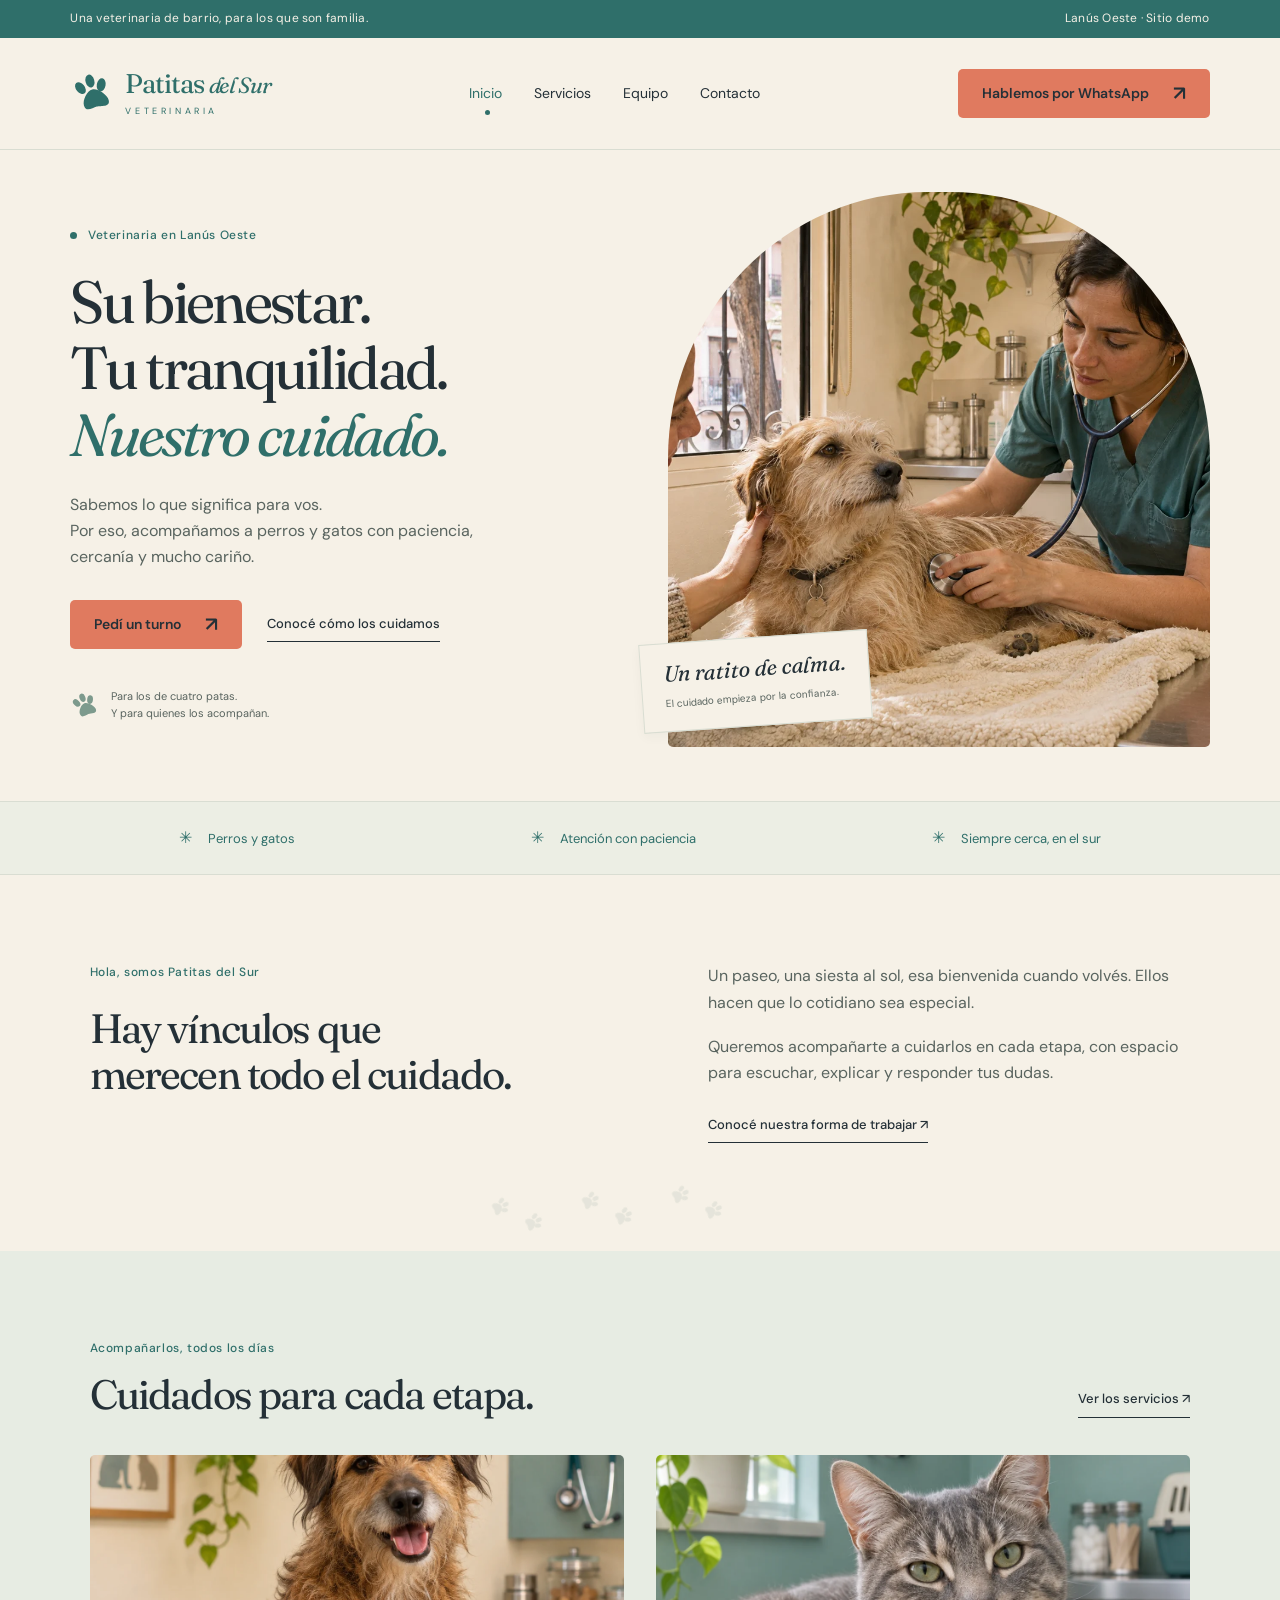
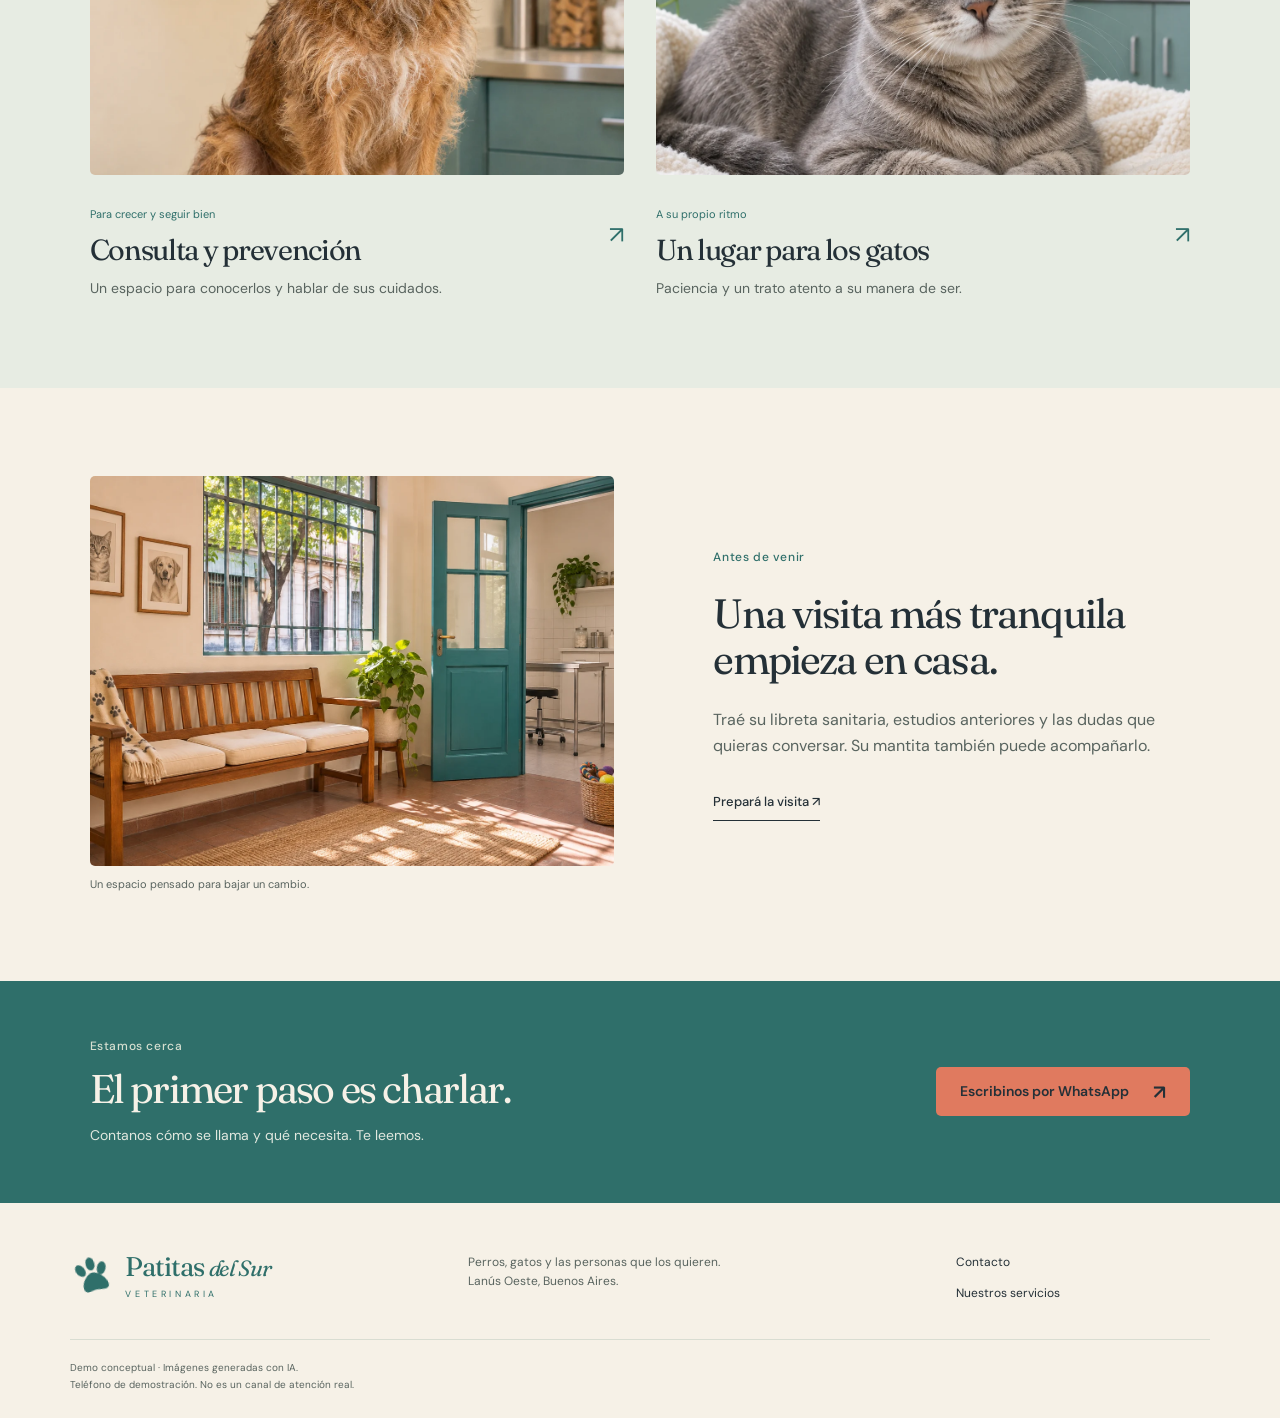
<file: index.html>
<!doctype html><html lang="es-AR"><head><meta charset="utf-8"><meta name="viewport" content="width=device-width, initial-scale=1"><meta name="robots" content="noindex, nofollow"><title>Veterinaria en Lanús Oeste · Patitas del Sur</title><meta name="description" content="Patitas del Sur, una propuesta de veterinaria cercana para perros y gatos en Lanús Oeste. Sitio de demostración."><meta property="og:title" content="Patitas del Sur · Veterinaria en Lanús Oeste"><meta property="og:description" content="Cuidamos a los que son familia. Demo de veterinaria en Lanús Oeste."><meta property="og:type" content="website"><link rel="icon" href="assets/favicon.svg" type="image/svg+xml"><link rel="preconnect" href="https://fonts.googleapis.com"><link rel="preconnect" href="https://fonts.gstatic.com" crossorigin><link href="https://fonts.googleapis.com/css2?family=DM+Sans:wght@400;500;600;700&family=Fraunces:ital,wght@0,400;0,500;0,600;1,400&display=swap" rel="stylesheet"><link rel="stylesheet" href="styles.css"><script src="script.js" defer></script></head><body><a class="skip" href="#contenido">Saltar al contenido</a><div class="topline">Una veterinaria de barrio, para los que son familia. <span>Lanús Oeste · Sitio demo</span></div><header><a class="brand" href="index.html"><svg viewBox="0 0 40 40" aria-hidden="true"><ellipse cx="11" cy="13" rx="4" ry="6" transform="rotate(-25 11 13)"/><ellipse cx="21" cy="9" rx="4" ry="6"/><ellipse cx="30" cy="15" rx="4" ry="6" transform="rotate(25 30 15)"/><path d="M10 29c0-5 6-12 11-12s12 8 12 13c0 7-8 3-12 3S10 36 10 29Z"/></svg><span>Patitas <i>del Sur</i><small>VETERINARIA</small></span></a><button class="menu" aria-expanded="false" aria-controls="nav">Menú <span>＋</span></button><nav id="nav" aria-label="Navegación principal"><a href="index.html" aria-current="page">Inicio</a><a href="servicios.html" >Servicios</a><a href="equipo.html" >Equipo</a><a href="contacto.html" >Contacto</a></nav><a class="button header-cta" href="https://wa.me/541155550707?text=Hola%2C%20quiero%20consultar%20por%20un%20turno." target="_blank" rel="noopener">Hablemos por WhatsApp <span aria-hidden="true">↗</span></a></header><main id="contenido"><section class="hero"><div class="hero-copy"><span class="kicker"><span class="dot"></span> Veterinaria en Lanús Oeste</span><h1>Su bienestar.<br>Tu tranquilidad.<br><em>Nuestro cuidado.</em></h1><p>Sabemos lo que significa para vos.<br>Por eso, acompañamos a perros y gatos con paciencia, cercanía y mucho cariño.</p><div class="hero-actions"><a class="button" href="https://wa.me/541155550707?text=Hola%2C%20quiero%20consultar%20por%20un%20turno." target="_blank" rel="noopener">Pedí un turno <span aria-hidden="true">↗</span></a><a class="text-link" href="servicios.html">Conocé cómo los cuidamos</a></div><div class="hero-note"><svg viewBox="0 0 40 40" aria-hidden="true"><ellipse cx="11" cy="13" rx="4" ry="6" transform="rotate(-25 11 13)"/><ellipse cx="21" cy="9" rx="4" ry="6"/><ellipse cx="30" cy="15" rx="4" ry="6" transform="rotate(25 30 15)"/><path d="M10 29c0-5 6-12 11-12s12 8 12 13c0 7-8 3-12 3S10 36 10 29Z"/></svg><span>Para los de cuatro patas.<br>Y para quienes los acompañan.</span></div></div><div class="hero-photo"><img src="assets/hero-consulta.webp" alt="Veterinaria acompañando a un perro durante una consulta" width="1200" height="1000" fetchpriority="high"><div class="photo-note"><span>Un ratito de calma.</span><small>El cuidado empieza por la confianza.</small></div></div></section><div class="care-strip"><span>Perros y gatos</span><span>Atención con paciencia</span><span>Siempre cerca, en el sur</span></div><section class="intro section"><div><span class="kicker">Hola, somos Patitas del Sur</span><h2>Hay vínculos que<br>merecen todo el cuidado.</h2></div><div><p>Un paseo, una siesta al sol, esa bienvenida cuando volvés. Ellos hacen que lo cotidiano sea especial.</p><p>Queremos acompañarte a cuidarlos en cada etapa, con espacio para escuchar, explicar y responder tus dudas.</p><a class="text-link" href="equipo.html">Conocé nuestra forma de trabajar <span>↗</span></a></div><div class="paw-trail" aria-hidden="true"><span style="--i:0"><svg viewBox="0 0 40 40" aria-hidden="true"><ellipse cx="11" cy="13" rx="4" ry="6" transform="rotate(-25 11 13)"/><ellipse cx="21" cy="9" rx="4" ry="6"/><ellipse cx="30" cy="15" rx="4" ry="6" transform="rotate(25 30 15)"/><path d="M10 29c0-5 6-12 11-12s12 8 12 13c0 7-8 3-12 3S10 36 10 29Z"/></svg></span><span style="--i:1"><svg viewBox="0 0 40 40" aria-hidden="true"><ellipse cx="11" cy="13" rx="4" ry="6" transform="rotate(-25 11 13)"/><ellipse cx="21" cy="9" rx="4" ry="6"/><ellipse cx="30" cy="15" rx="4" ry="6" transform="rotate(25 30 15)"/><path d="M10 29c0-5 6-12 11-12s12 8 12 13c0 7-8 3-12 3S10 36 10 29Z"/></svg></span><span style="--i:2"><svg viewBox="0 0 40 40" aria-hidden="true"><ellipse cx="11" cy="13" rx="4" ry="6" transform="rotate(-25 11 13)"/><ellipse cx="21" cy="9" rx="4" ry="6"/><ellipse cx="30" cy="15" rx="4" ry="6" transform="rotate(25 30 15)"/><path d="M10 29c0-5 6-12 11-12s12 8 12 13c0 7-8 3-12 3S10 36 10 29Z"/></svg></span><span style="--i:3"><svg viewBox="0 0 40 40" aria-hidden="true"><ellipse cx="11" cy="13" rx="4" ry="6" transform="rotate(-25 11 13)"/><ellipse cx="21" cy="9" rx="4" ry="6"/><ellipse cx="30" cy="15" rx="4" ry="6" transform="rotate(25 30 15)"/><path d="M10 29c0-5 6-12 11-12s12 8 12 13c0 7-8 3-12 3S10 36 10 29Z"/></svg></span><span style="--i:4"><svg viewBox="0 0 40 40" aria-hidden="true"><ellipse cx="11" cy="13" rx="4" ry="6" transform="rotate(-25 11 13)"/><ellipse cx="21" cy="9" rx="4" ry="6"/><ellipse cx="30" cy="15" rx="4" ry="6" transform="rotate(25 30 15)"/><path d="M10 29c0-5 6-12 11-12s12 8 12 13c0 7-8 3-12 3S10 36 10 29Z"/></svg></span><span style="--i:5"><svg viewBox="0 0 40 40" aria-hidden="true"><ellipse cx="11" cy="13" rx="4" ry="6" transform="rotate(-25 11 13)"/><ellipse cx="21" cy="9" rx="4" ry="6"/><ellipse cx="30" cy="15" rx="4" ry="6" transform="rotate(25 30 15)"/><path d="M10 29c0-5 6-12 11-12s12 8 12 13c0 7-8 3-12 3S10 36 10 29Z"/></svg></span></div></section><section class="services-preview section"><div class="section-heading"><div><span class="kicker">Acompañarlos, todos los días</span><h2>Cuidados para cada etapa.</h2></div><a class="text-link" href="servicios.html">Ver los servicios ↗</a></div><div class="pet-grid"><a class="pet-card" href="servicios.html#consulta"><img src="assets/perro.webp" alt="Perro mestizo sobre una manta suave" width="1200" height="1000" loading="lazy"><div><span>Para crecer y seguir bien</span><h3>Consulta y prevención</h3><p>Un espacio para conocerlos y hablar de sus cuidados.</p><b aria-hidden="true">↗</b></div></a><a class="pet-card" href="servicios.html#gatos"><img src="assets/gato.webp" alt="Gato descansando en una manta" width="1200" height="1000" loading="lazy"><div><span>A su propio ritmo</span><h3>Un lugar para los gatos</h3><p>Paciencia y un trato atento a su manera de ser.</p><b aria-hidden="true">↗</b></div></a></div></section><section class="visit section"><div class="room"><img src="assets/sala.webp" alt="Sala de espera cálida con banco de madera" width="1200" height="1000" loading="lazy"><span>Un espacio pensado para bajar un cambio.</span></div><div><span class="kicker">Antes de venir</span><h2>Una visita más tranquila empieza en casa.</h2><p>Traé su libreta sanitaria, estudios anteriores y las dudas que quieras conversar. Su mantita también puede acompañarlo.</p><a class="text-link" href="contacto.html#prepara">Prepará la visita ↗</a></div></section></main><section class="closing"><div><span class="kicker">Estamos cerca</span><h2>El primer paso es charlar.</h2><p>Contanos cómo se llama y qué necesita. Te leemos.</p></div><a class="button" href="https://wa.me/541155550707?text=Hola%2C%20quiero%20consultar%20por%20un%20turno." target="_blank" rel="noopener">Escribinos por WhatsApp <span aria-hidden="true">↗</span></a></section><footer><a class="brand" href="index.html"><svg viewBox="0 0 40 40" aria-hidden="true"><ellipse cx="11" cy="13" rx="4" ry="6" transform="rotate(-25 11 13)"/><ellipse cx="21" cy="9" rx="4" ry="6"/><ellipse cx="30" cy="15" rx="4" ry="6" transform="rotate(25 30 15)"/><path d="M10 29c0-5 6-12 11-12s12 8 12 13c0 7-8 3-12 3S10 36 10 29Z"/></svg><span>Patitas <i>del Sur</i><small>VETERINARIA</small></span></a><p>Perros, gatos y las personas que los quieren.<br>Lanús Oeste, Buenos Aires.</p><div><a href="contacto.html">Contacto</a><a href="servicios.html">Nuestros servicios</a></div><small class="demo">Demo conceptual · Imágenes generadas con IA.<br>Teléfono de demostración. No es un canal de atención real.</small></footer></body></html>
</file>
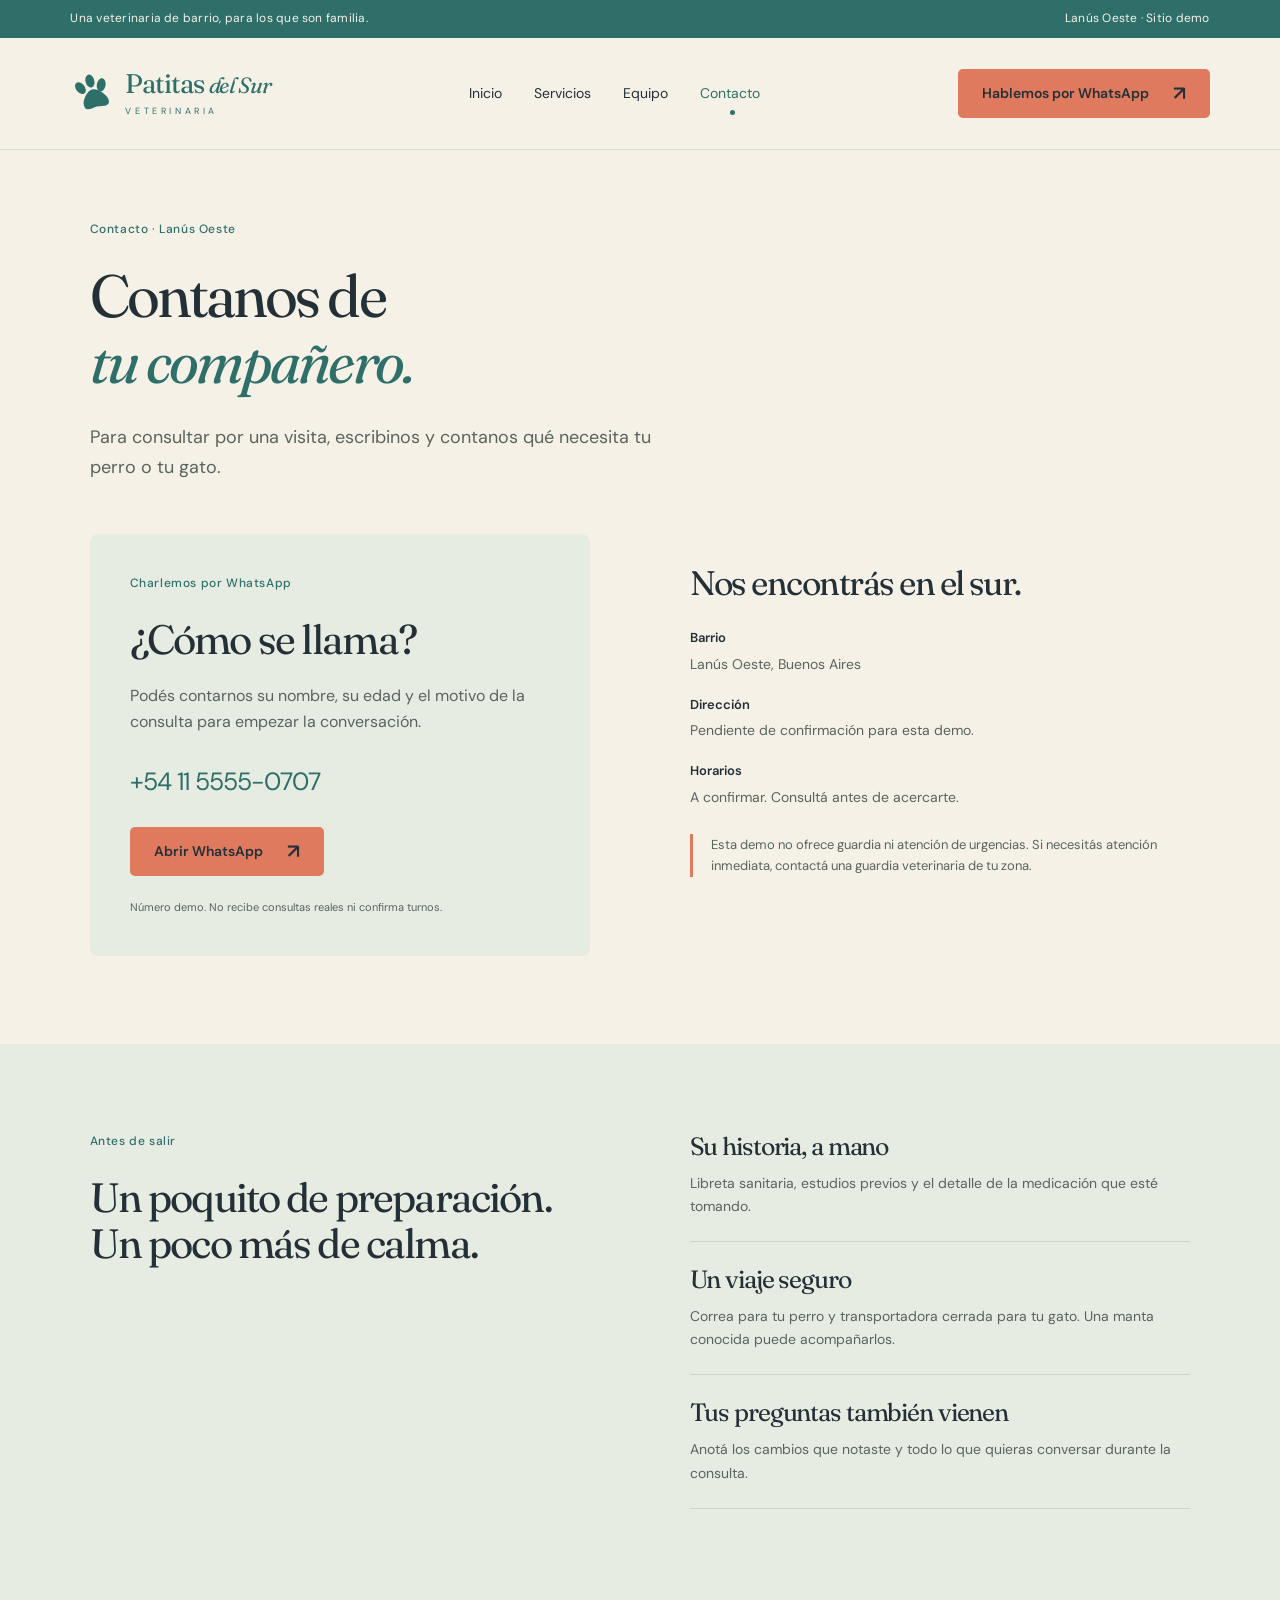
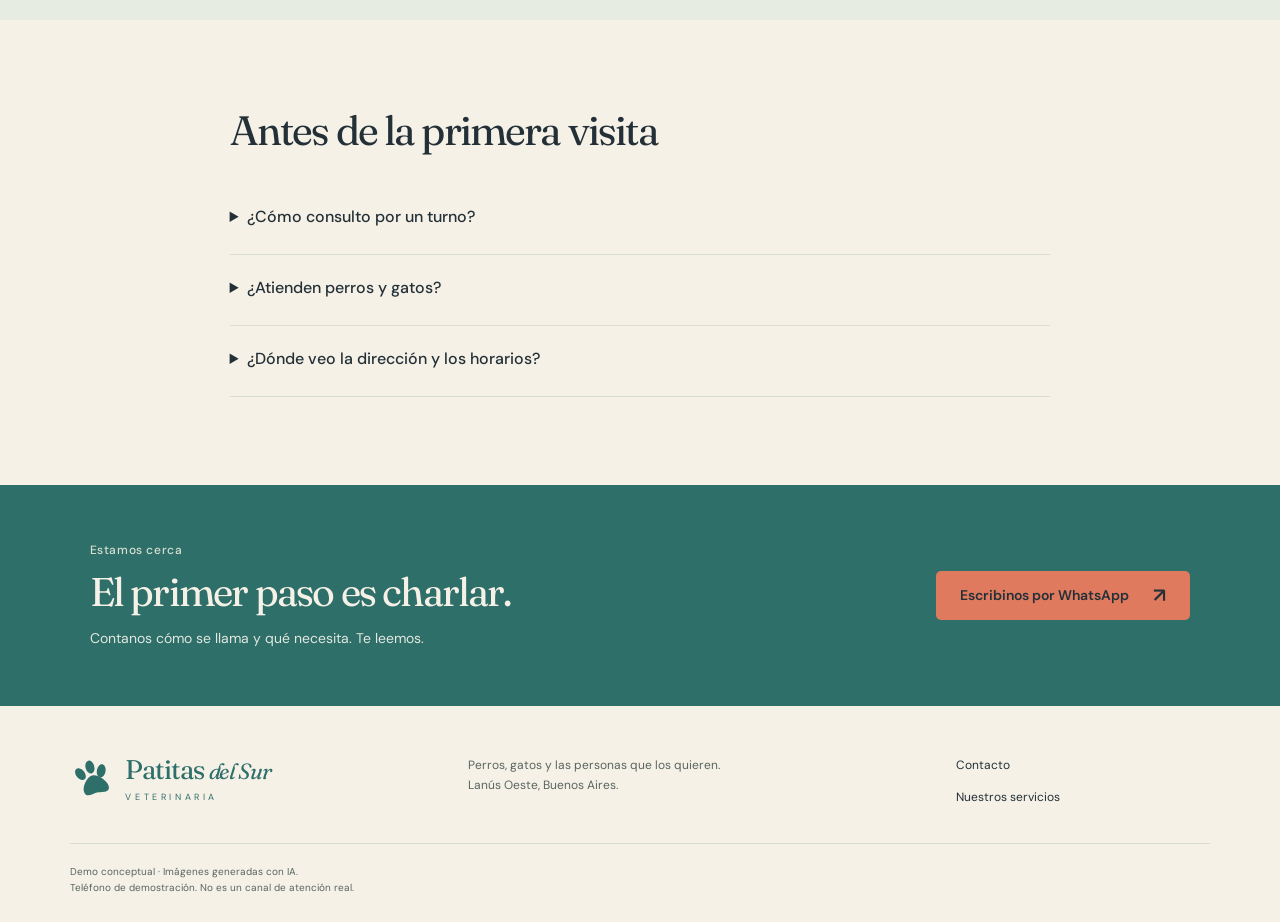
<file: contacto.html>
<!doctype html><html lang="es-AR"><head><meta charset="utf-8"><meta name="viewport" content="width=device-width, initial-scale=1"><meta name="robots" content="noindex, nofollow"><title>Contacto y turnos · Patitas del Sur</title><meta name="description" content="Patitas del Sur, una propuesta de veterinaria cercana para perros y gatos en Lanús Oeste. Sitio de demostración."><meta property="og:title" content="Patitas del Sur · Contacto y turnos"><meta property="og:description" content="Cuidamos a los que son familia. Demo de veterinaria en Lanús Oeste."><meta property="og:type" content="website"><link rel="icon" href="assets/favicon.svg" type="image/svg+xml"><link rel="preconnect" href="https://fonts.googleapis.com"><link rel="preconnect" href="https://fonts.gstatic.com" crossorigin><link href="https://fonts.googleapis.com/css2?family=DM+Sans:wght@400;500;600;700&family=Fraunces:ital,wght@0,400;0,500;0,600;1,400&display=swap" rel="stylesheet"><link rel="stylesheet" href="styles.css"><script src="script.js" defer></script></head><body><a class="skip" href="#contenido">Saltar al contenido</a><div class="topline">Una veterinaria de barrio, para los que son familia. <span>Lanús Oeste · Sitio demo</span></div><header><a class="brand" href="index.html"><svg viewBox="0 0 40 40" aria-hidden="true"><ellipse cx="11" cy="13" rx="4" ry="6" transform="rotate(-25 11 13)"/><ellipse cx="21" cy="9" rx="4" ry="6"/><ellipse cx="30" cy="15" rx="4" ry="6" transform="rotate(25 30 15)"/><path d="M10 29c0-5 6-12 11-12s12 8 12 13c0 7-8 3-12 3S10 36 10 29Z"/></svg><span>Patitas <i>del Sur</i><small>VETERINARIA</small></span></a><button class="menu" aria-expanded="false" aria-controls="nav">Menú <span>＋</span></button><nav id="nav" aria-label="Navegación principal"><a href="index.html" >Inicio</a><a href="servicios.html" >Servicios</a><a href="equipo.html" >Equipo</a><a href="contacto.html" aria-current="page">Contacto</a></nav><a class="button header-cta" href="https://wa.me/541155550707?text=Hola%2C%20quiero%20consultar%20por%20un%20turno." target="_blank" rel="noopener">Hablemos por WhatsApp <span aria-hidden="true">↗</span></a></header><main id="contenido"><section class="page-intro section"><span class="kicker">Contacto · Lanús Oeste</span><h1>Contanos de<br><em>tu compañero.</em></h1><p>Para consultar por una visita, escribinos y contanos qué necesita tu perro o tu gato.</p></section><section class="contact-layout section"><div class="contact-card"><span class="kicker">Charlemos por WhatsApp</span><h2>¿Cómo se llama?</h2><p>Podés contarnos su nombre, su edad y el motivo de la consulta para empezar la conversación.</p><a class="phone" href="https://wa.me/541155550707?text=Hola%2C%20quiero%20consultar%20por%20un%20turno.">+54 11 5555-0707</a><a class="button" href="https://wa.me/541155550707?text=Hola%2C%20quiero%20consultar%20por%20un%20turno." target="_blank" rel="noopener">Abrir WhatsApp <span aria-hidden="true">↗</span></a><small>Número demo. No recibe consultas reales ni confirma turnos.</small></div><div class="contact-details"><h2>Nos encontrás en el sur.</h2><dl><dt>Barrio</dt><dd>Lanús Oeste, Buenos Aires</dd><dt>Dirección</dt><dd>Pendiente de confirmación para esta demo.</dd><dt>Horarios</dt><dd>A confirmar. Consultá antes de acercarte.</dd></dl><p class="notice">Esta demo no ofrece guardia ni atención de urgencias. Si necesitás atención inmediata, contactá una guardia veterinaria de tu zona.</p></div></section><section class="prepare section" id="prepara"><div><span class="kicker">Antes de salir</span><h2>Un poquito de preparación.<br>Un poco más de calma.</h2></div><div class="checklist"><article><h3>Su historia, a mano</h3><p>Libreta sanitaria, estudios previos y el detalle de la medicación que esté tomando.</p></article><article><h3>Un viaje seguro</h3><p>Correa para tu perro y transportadora cerrada para tu gato. Una manta conocida puede acompañarlos.</p></article><article><h3>Tus preguntas también vienen</h3><p>Anotá los cambios que notaste y todo lo que quieras conversar durante la consulta.</p></article></div></section><section class="faq section"><h2>Antes de la primera visita</h2><details><summary>¿Cómo consulto por un turno?</summary><p>El botón abre WhatsApp con un mensaje preparado. El número es de demostración y no confirma reservas.</p></details><details><summary>¿Atienden perros y gatos?</summary><p>Sí, esta propuesta de clínica está pensada para perros y gatos. Los servicios definitivos están pendientes de confirmación.</p></details><details><summary>¿Dónde veo la dirección y los horarios?</summary><p>Se agregarán cuando estén confirmados. Por ahora esta página muestra únicamente el barrio de la demo: Lanús Oeste.</p></details></section></main><section class="closing"><div><span class="kicker">Estamos cerca</span><h2>El primer paso es charlar.</h2><p>Contanos cómo se llama y qué necesita. Te leemos.</p></div><a class="button" href="https://wa.me/541155550707?text=Hola%2C%20quiero%20consultar%20por%20un%20turno." target="_blank" rel="noopener">Escribinos por WhatsApp <span aria-hidden="true">↗</span></a></section><footer><a class="brand" href="index.html"><svg viewBox="0 0 40 40" aria-hidden="true"><ellipse cx="11" cy="13" rx="4" ry="6" transform="rotate(-25 11 13)"/><ellipse cx="21" cy="9" rx="4" ry="6"/><ellipse cx="30" cy="15" rx="4" ry="6" transform="rotate(25 30 15)"/><path d="M10 29c0-5 6-12 11-12s12 8 12 13c0 7-8 3-12 3S10 36 10 29Z"/></svg><span>Patitas <i>del Sur</i><small>VETERINARIA</small></span></a><p>Perros, gatos y las personas que los quieren.<br>Lanús Oeste, Buenos Aires.</p><div><a href="contacto.html">Contacto</a><a href="servicios.html">Nuestros servicios</a></div><small class="demo">Demo conceptual · Imágenes generadas con IA.<br>Teléfono de demostración. No es un canal de atención real.</small></footer></body></html>
</file>
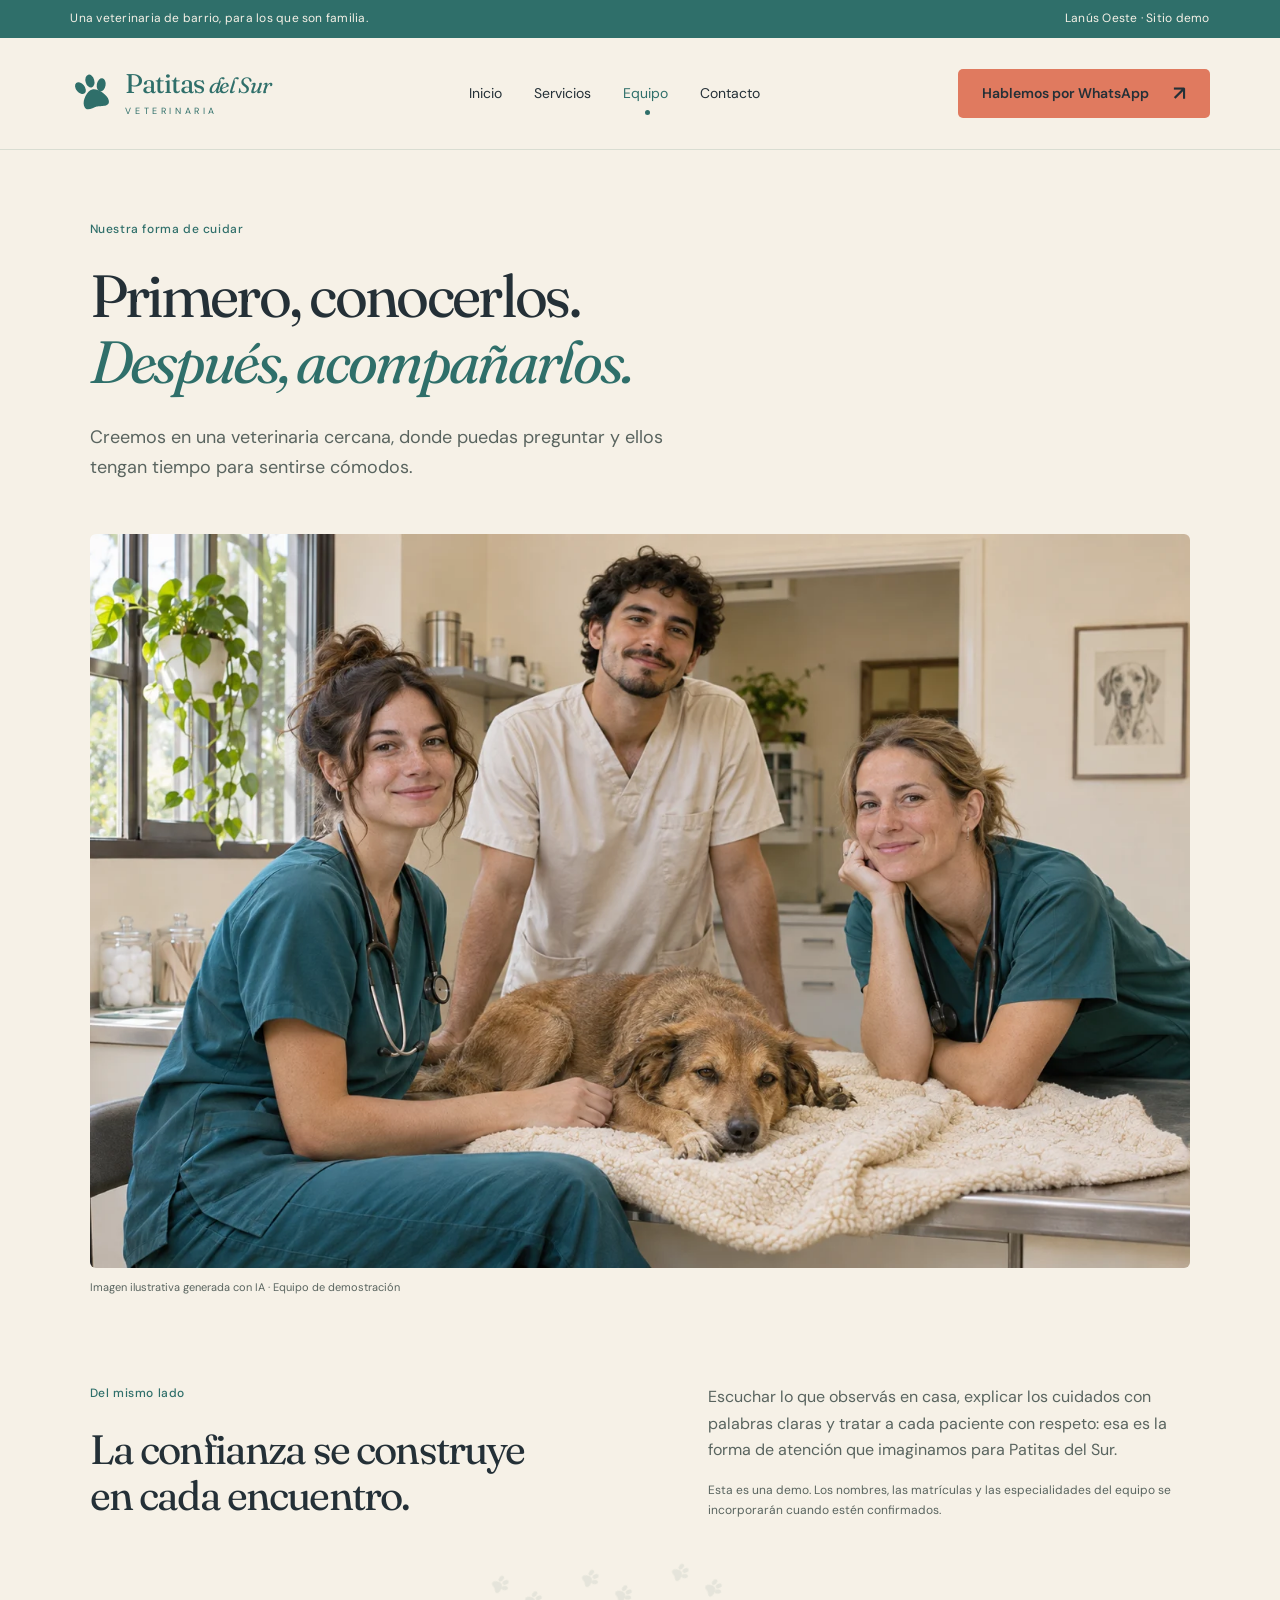
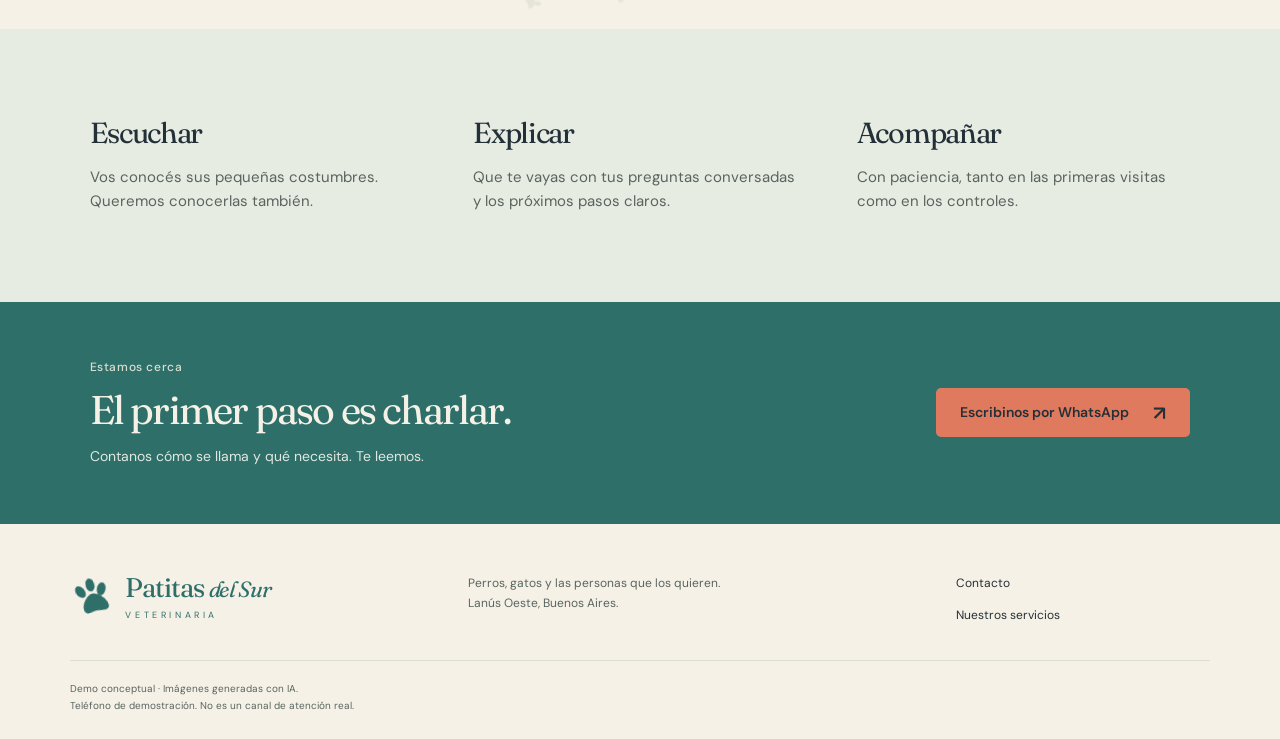
<file: equipo.html>
<!doctype html><html lang="es-AR"><head><meta charset="utf-8"><meta name="viewport" content="width=device-width, initial-scale=1"><meta name="robots" content="noindex, nofollow"><title>Nuestro equipo · Patitas del Sur</title><meta name="description" content="Patitas del Sur, una propuesta de veterinaria cercana para perros y gatos en Lanús Oeste. Sitio de demostración."><meta property="og:title" content="Patitas del Sur · Nuestro equipo"><meta property="og:description" content="Cuidamos a los que son familia. Demo de veterinaria en Lanús Oeste."><meta property="og:type" content="website"><link rel="icon" href="assets/favicon.svg" type="image/svg+xml"><link rel="preconnect" href="https://fonts.googleapis.com"><link rel="preconnect" href="https://fonts.gstatic.com" crossorigin><link href="https://fonts.googleapis.com/css2?family=DM+Sans:wght@400;500;600;700&family=Fraunces:ital,wght@0,400;0,500;0,600;1,400&display=swap" rel="stylesheet"><link rel="stylesheet" href="styles.css"><script src="script.js" defer></script></head><body><a class="skip" href="#contenido">Saltar al contenido</a><div class="topline">Una veterinaria de barrio, para los que son familia. <span>Lanús Oeste · Sitio demo</span></div><header><a class="brand" href="index.html"><svg viewBox="0 0 40 40" aria-hidden="true"><ellipse cx="11" cy="13" rx="4" ry="6" transform="rotate(-25 11 13)"/><ellipse cx="21" cy="9" rx="4" ry="6"/><ellipse cx="30" cy="15" rx="4" ry="6" transform="rotate(25 30 15)"/><path d="M10 29c0-5 6-12 11-12s12 8 12 13c0 7-8 3-12 3S10 36 10 29Z"/></svg><span>Patitas <i>del Sur</i><small>VETERINARIA</small></span></a><button class="menu" aria-expanded="false" aria-controls="nav">Menú <span>＋</span></button><nav id="nav" aria-label="Navegación principal"><a href="index.html" >Inicio</a><a href="servicios.html" >Servicios</a><a href="equipo.html" aria-current="page">Equipo</a><a href="contacto.html" >Contacto</a></nav><a class="button header-cta" href="https://wa.me/541155550707?text=Hola%2C%20quiero%20consultar%20por%20un%20turno." target="_blank" rel="noopener">Hablemos por WhatsApp <span aria-hidden="true">↗</span></a></header><main id="contenido"><section class="page-intro section"><span class="kicker">Nuestra forma de cuidar</span><h1>Primero, conocerlos.<br><em>Después, acompañarlos.</em></h1><p>Creemos en una veterinaria cercana, donde puedas preguntar y ellos tengan tiempo para sentirse cómodos.</p></section><section class="team-photo section"><img src="assets/equipo.webp" alt="Representación del equipo veterinario junto a un perro" width="1200" height="1000" ><span>Imagen ilustrativa generada con IA · Equipo de demostración</span></section><section class="intro section"><div><span class="kicker">Del mismo lado</span><h2>La confianza se construye<br>en cada encuentro.</h2></div><div><p>Escuchar lo que observás en casa, explicar los cuidados con palabras claras y tratar a cada paciente con respeto: esa es la forma de atención que imaginamos para Patitas del Sur.</p><p class="editorial-note">Esta es una demo. Los nombres, las matrículas y las especialidades del equipo se incorporarán cuando estén confirmados.</p></div><div class="paw-trail" aria-hidden="true"><span style="--i:0"><svg viewBox="0 0 40 40" aria-hidden="true"><ellipse cx="11" cy="13" rx="4" ry="6" transform="rotate(-25 11 13)"/><ellipse cx="21" cy="9" rx="4" ry="6"/><ellipse cx="30" cy="15" rx="4" ry="6" transform="rotate(25 30 15)"/><path d="M10 29c0-5 6-12 11-12s12 8 12 13c0 7-8 3-12 3S10 36 10 29Z"/></svg></span><span style="--i:1"><svg viewBox="0 0 40 40" aria-hidden="true"><ellipse cx="11" cy="13" rx="4" ry="6" transform="rotate(-25 11 13)"/><ellipse cx="21" cy="9" rx="4" ry="6"/><ellipse cx="30" cy="15" rx="4" ry="6" transform="rotate(25 30 15)"/><path d="M10 29c0-5 6-12 11-12s12 8 12 13c0 7-8 3-12 3S10 36 10 29Z"/></svg></span><span style="--i:2"><svg viewBox="0 0 40 40" aria-hidden="true"><ellipse cx="11" cy="13" rx="4" ry="6" transform="rotate(-25 11 13)"/><ellipse cx="21" cy="9" rx="4" ry="6"/><ellipse cx="30" cy="15" rx="4" ry="6" transform="rotate(25 30 15)"/><path d="M10 29c0-5 6-12 11-12s12 8 12 13c0 7-8 3-12 3S10 36 10 29Z"/></svg></span><span style="--i:3"><svg viewBox="0 0 40 40" aria-hidden="true"><ellipse cx="11" cy="13" rx="4" ry="6" transform="rotate(-25 11 13)"/><ellipse cx="21" cy="9" rx="4" ry="6"/><ellipse cx="30" cy="15" rx="4" ry="6" transform="rotate(25 30 15)"/><path d="M10 29c0-5 6-12 11-12s12 8 12 13c0 7-8 3-12 3S10 36 10 29Z"/></svg></span><span style="--i:4"><svg viewBox="0 0 40 40" aria-hidden="true"><ellipse cx="11" cy="13" rx="4" ry="6" transform="rotate(-25 11 13)"/><ellipse cx="21" cy="9" rx="4" ry="6"/><ellipse cx="30" cy="15" rx="4" ry="6" transform="rotate(25 30 15)"/><path d="M10 29c0-5 6-12 11-12s12 8 12 13c0 7-8 3-12 3S10 36 10 29Z"/></svg></span><span style="--i:5"><svg viewBox="0 0 40 40" aria-hidden="true"><ellipse cx="11" cy="13" rx="4" ry="6" transform="rotate(-25 11 13)"/><ellipse cx="21" cy="9" rx="4" ry="6"/><ellipse cx="30" cy="15" rx="4" ry="6" transform="rotate(25 30 15)"/><path d="M10 29c0-5 6-12 11-12s12 8 12 13c0 7-8 3-12 3S10 36 10 29Z"/></svg></span></div></section><section class="values section"><div><h3>Escuchar</h3><p>Vos conocés sus pequeñas costumbres. Queremos conocerlas también.</p></div><div><h3>Explicar</h3><p>Que te vayas con tus preguntas conversadas y los próximos pasos claros.</p></div><div><h3>Acompañar</h3><p>Con paciencia, tanto en las primeras visitas como en los controles.</p></div></section></main><section class="closing"><div><span class="kicker">Estamos cerca</span><h2>El primer paso es charlar.</h2><p>Contanos cómo se llama y qué necesita. Te leemos.</p></div><a class="button" href="https://wa.me/541155550707?text=Hola%2C%20quiero%20consultar%20por%20un%20turno." target="_blank" rel="noopener">Escribinos por WhatsApp <span aria-hidden="true">↗</span></a></section><footer><a class="brand" href="index.html"><svg viewBox="0 0 40 40" aria-hidden="true"><ellipse cx="11" cy="13" rx="4" ry="6" transform="rotate(-25 11 13)"/><ellipse cx="21" cy="9" rx="4" ry="6"/><ellipse cx="30" cy="15" rx="4" ry="6" transform="rotate(25 30 15)"/><path d="M10 29c0-5 6-12 11-12s12 8 12 13c0 7-8 3-12 3S10 36 10 29Z"/></svg><span>Patitas <i>del Sur</i><small>VETERINARIA</small></span></a><p>Perros, gatos y las personas que los quieren.<br>Lanús Oeste, Buenos Aires.</p><div><a href="contacto.html">Contacto</a><a href="servicios.html">Nuestros servicios</a></div><small class="demo">Demo conceptual · Imágenes generadas con IA.<br>Teléfono de demostración. No es un canal de atención real.</small></footer></body></html>
</file>
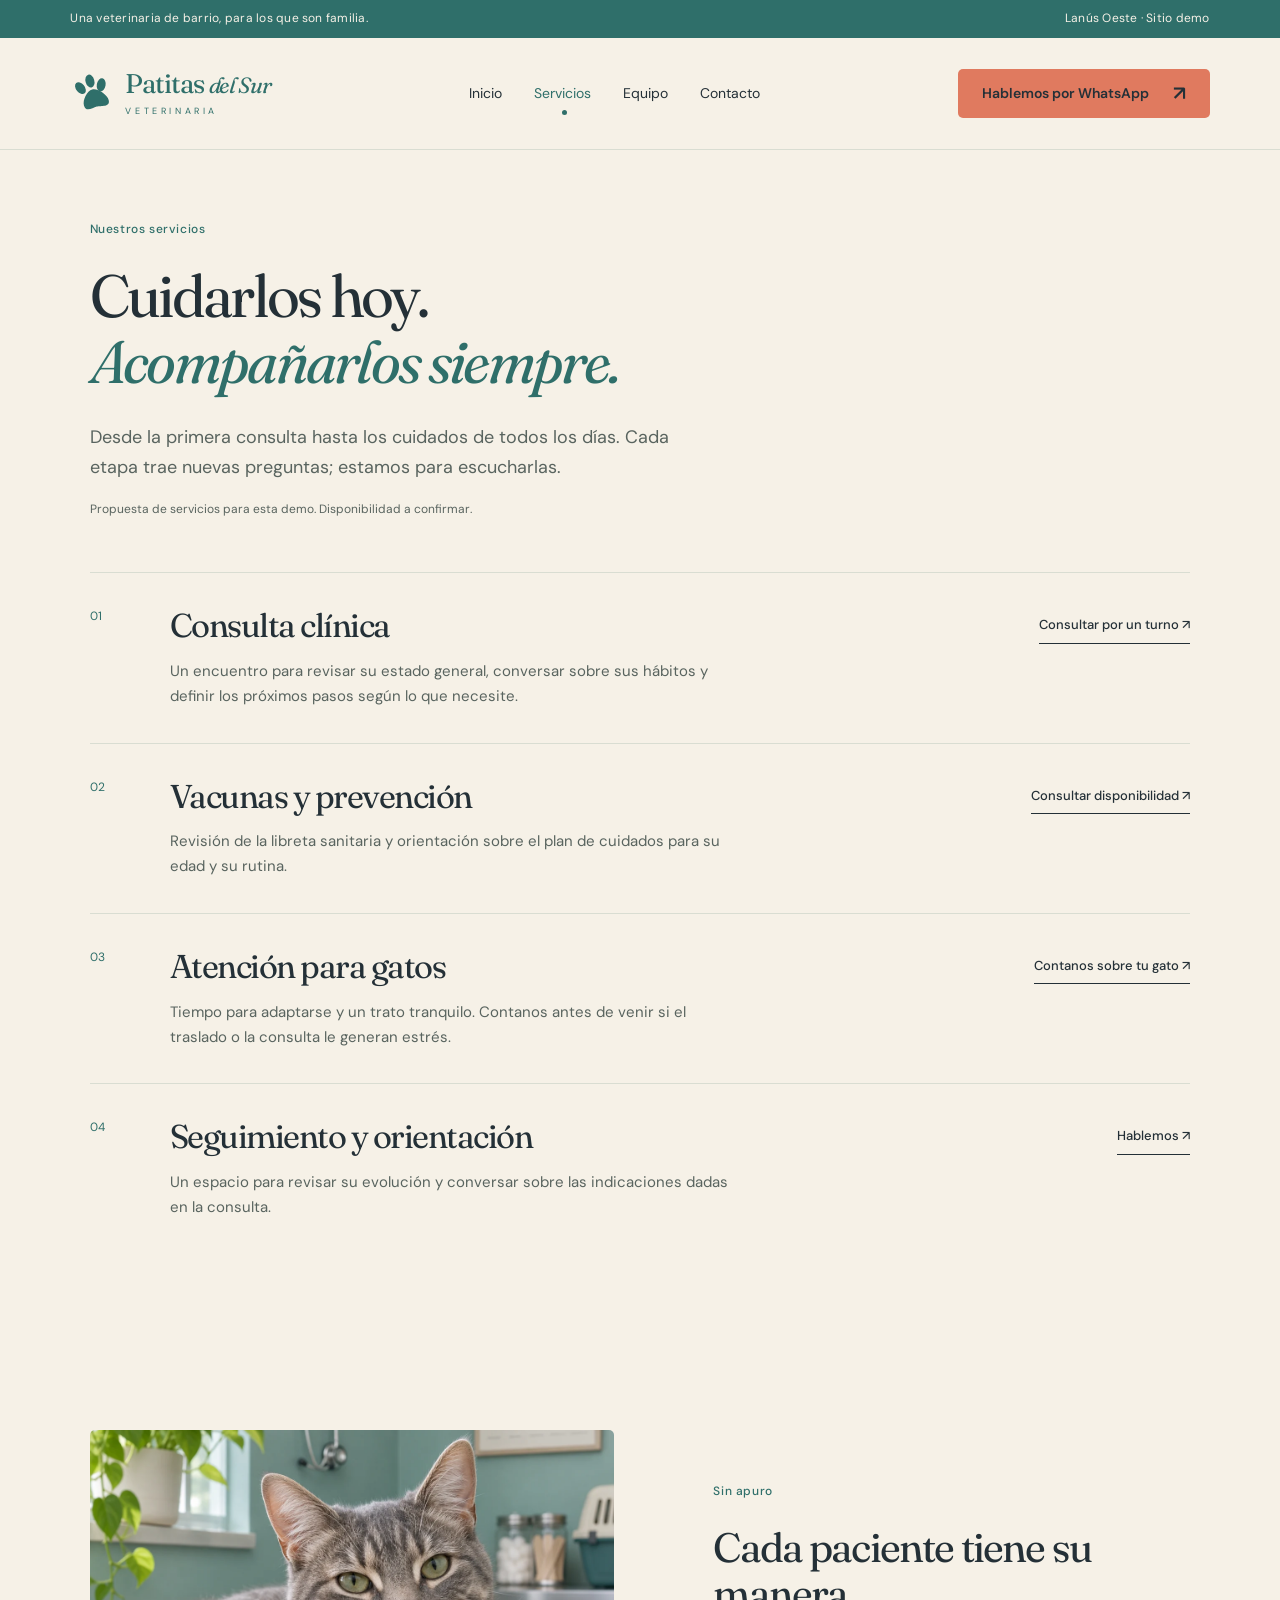
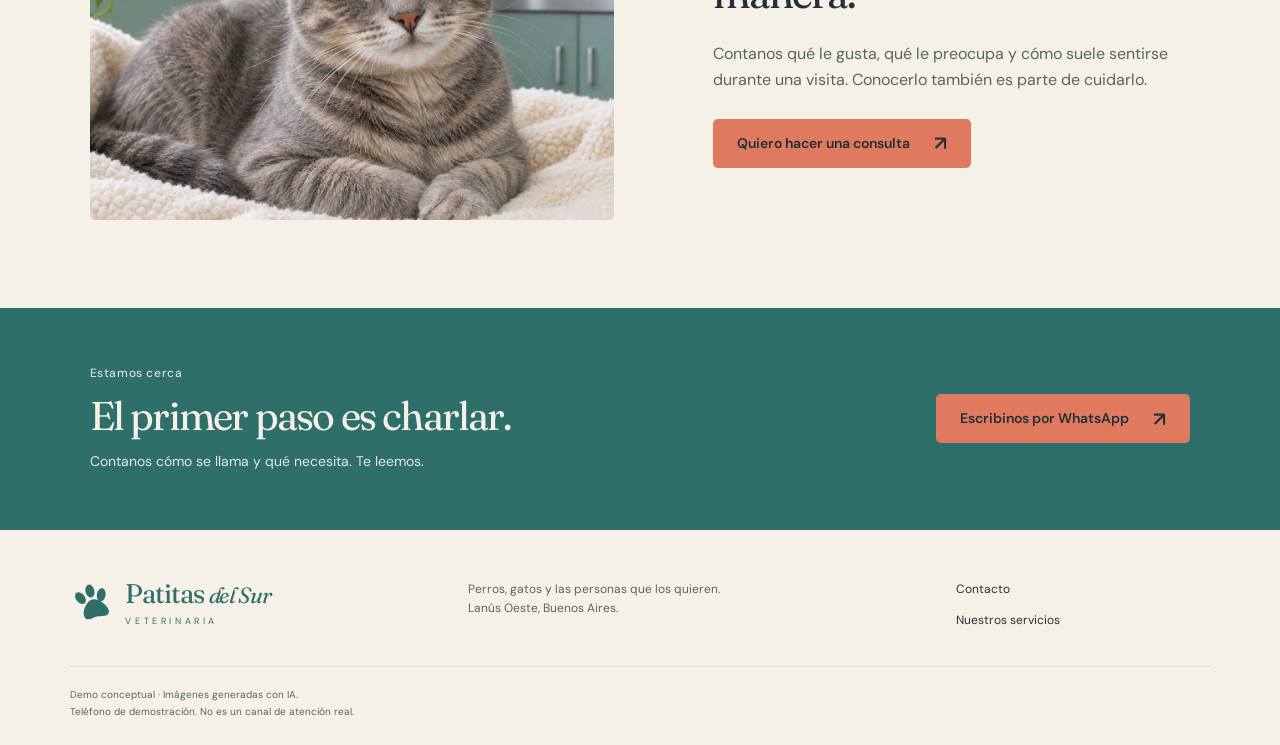
<file: servicios.html>
<!doctype html><html lang="es-AR"><head><meta charset="utf-8"><meta name="viewport" content="width=device-width, initial-scale=1"><meta name="robots" content="noindex, nofollow"><title>Servicios · Patitas del Sur</title><meta name="description" content="Patitas del Sur, una propuesta de veterinaria cercana para perros y gatos en Lanús Oeste. Sitio de demostración."><meta property="og:title" content="Patitas del Sur · Servicios"><meta property="og:description" content="Cuidamos a los que son familia. Demo de veterinaria en Lanús Oeste."><meta property="og:type" content="website"><link rel="icon" href="assets/favicon.svg" type="image/svg+xml"><link rel="preconnect" href="https://fonts.googleapis.com"><link rel="preconnect" href="https://fonts.gstatic.com" crossorigin><link href="https://fonts.googleapis.com/css2?family=DM+Sans:wght@400;500;600;700&family=Fraunces:ital,wght@0,400;0,500;0,600;1,400&display=swap" rel="stylesheet"><link rel="stylesheet" href="styles.css"><script src="script.js" defer></script></head><body><a class="skip" href="#contenido">Saltar al contenido</a><div class="topline">Una veterinaria de barrio, para los que son familia. <span>Lanús Oeste · Sitio demo</span></div><header><a class="brand" href="index.html"><svg viewBox="0 0 40 40" aria-hidden="true"><ellipse cx="11" cy="13" rx="4" ry="6" transform="rotate(-25 11 13)"/><ellipse cx="21" cy="9" rx="4" ry="6"/><ellipse cx="30" cy="15" rx="4" ry="6" transform="rotate(25 30 15)"/><path d="M10 29c0-5 6-12 11-12s12 8 12 13c0 7-8 3-12 3S10 36 10 29Z"/></svg><span>Patitas <i>del Sur</i><small>VETERINARIA</small></span></a><button class="menu" aria-expanded="false" aria-controls="nav">Menú <span>＋</span></button><nav id="nav" aria-label="Navegación principal"><a href="index.html" >Inicio</a><a href="servicios.html" aria-current="page">Servicios</a><a href="equipo.html" >Equipo</a><a href="contacto.html" >Contacto</a></nav><a class="button header-cta" href="https://wa.me/541155550707?text=Hola%2C%20quiero%20consultar%20por%20un%20turno." target="_blank" rel="noopener">Hablemos por WhatsApp <span aria-hidden="true">↗</span></a></header><main id="contenido"><section class="page-intro section"><span class="kicker">Nuestros servicios</span><h1>Cuidarlos hoy.<br><em>Acompañarlos siempre.</em></h1><p>Desde la primera consulta hasta los cuidados de todos los días. Cada etapa trae nuevas preguntas; estamos para escucharlas.</p><small class="editorial-note">Propuesta de servicios para esta demo. Disponibilidad a confirmar.</small></section><section class="service-list section"><article id="consulta"><span>01</span><div><h2>Consulta clínica</h2><p>Un encuentro para revisar su estado general, conversar sobre sus hábitos y definir los próximos pasos según lo que necesite.</p></div><a class="text-link" href="https://wa.me/541155550707?text=Hola%2C%20quiero%20consultar%20por%20un%20turno.">Consultar por un turno ↗</a></article><article><span>02</span><div><h2>Vacunas y prevención</h2><p>Revisión de la libreta sanitaria y orientación sobre el plan de cuidados para su edad y su rutina.</p></div><a class="text-link" href="https://wa.me/541155550707?text=Hola%2C%20quiero%20consultar%20por%20un%20turno.">Consultar disponibilidad ↗</a></article><article id="gatos"><span>03</span><div><h2>Atención para gatos</h2><p>Tiempo para adaptarse y un trato tranquilo. Contanos antes de venir si el traslado o la consulta le generan estrés.</p></div><a class="text-link" href="https://wa.me/541155550707?text=Hola%2C%20quiero%20consultar%20por%20un%20turno.">Contanos sobre tu gato ↗</a></article><article><span>04</span><div><h2>Seguimiento y orientación</h2><p>Un espacio para revisar su evolución y conversar sobre las indicaciones dadas en la consulta.</p></div><a class="text-link" href="https://wa.me/541155550707?text=Hola%2C%20quiero%20consultar%20por%20un%20turno.">Hablemos ↗</a></article></section><section class="visit section"><div class="room"><img src="assets/gato.webp" alt="Gato tranquilo en el consultorio" width="1200" height="1000" loading="lazy"></div><div><span class="kicker">Sin apuro</span><h2>Cada paciente tiene su manera.</h2><p>Contanos qué le gusta, qué le preocupa y cómo suele sentirse durante una visita. Conocerlo también es parte de cuidarlo.</p><a class="button" href="https://wa.me/541155550707?text=Hola%2C%20quiero%20consultar%20por%20un%20turno." target="_blank" rel="noopener">Quiero hacer una consulta <span aria-hidden="true">↗</span></a></div></section></main><section class="closing"><div><span class="kicker">Estamos cerca</span><h2>El primer paso es charlar.</h2><p>Contanos cómo se llama y qué necesita. Te leemos.</p></div><a class="button" href="https://wa.me/541155550707?text=Hola%2C%20quiero%20consultar%20por%20un%20turno." target="_blank" rel="noopener">Escribinos por WhatsApp <span aria-hidden="true">↗</span></a></section><footer><a class="brand" href="index.html"><svg viewBox="0 0 40 40" aria-hidden="true"><ellipse cx="11" cy="13" rx="4" ry="6" transform="rotate(-25 11 13)"/><ellipse cx="21" cy="9" rx="4" ry="6"/><ellipse cx="30" cy="15" rx="4" ry="6" transform="rotate(25 30 15)"/><path d="M10 29c0-5 6-12 11-12s12 8 12 13c0 7-8 3-12 3S10 36 10 29Z"/></svg><span>Patitas <i>del Sur</i><small>VETERINARIA</small></span></a><p>Perros, gatos y las personas que los quieren.<br>Lanús Oeste, Buenos Aires.</p><div><a href="contacto.html">Contacto</a><a href="servicios.html">Nuestros servicios</a></div><small class="demo">Demo conceptual · Imágenes generadas con IA.<br>Teléfono de demostración. No es un canal de atención real.</small></footer></body></html>
</file>
<file: styles.css>
:root{--teal:#2f6f6a;--cream:#f6f1e7;--coral:#e07a5f;--ink:#243037;--muted:#59645f;--line:#d9ddd2;--pale:#e7ece3}*{box-sizing:border-box}html{scroll-behavior:smooth;scroll-padding-top:30px}body{margin:0;color:var(--ink);background:var(--cream);font-family:'DM Sans',sans-serif;font-size:16px;line-height:1.65}a{color:inherit;text-decoration:none}button{font:inherit}img{display:block;width:100%;height:100%;object-fit:cover}svg{fill:currentColor;width:40px;height:40px;flex:none}h1,h2,h3,p{margin:0}h1,h2,h3{font-family:'Fraunces',Georgia,serif;font-weight:400;line-height:1.12;letter-spacing:-.045em}h1{font-size:clamp(44px,4.65vw,73px)}h1 em{font-weight:400;color:var(--teal)}h2{font-size:clamp(33px,3.2vw,47px)}h3{font-size:29px}p{color:var(--muted)}p+p{margin-top:18px}a,button,summary{-webkit-tap-highlight-color:transparent}a:focus-visible,button:focus-visible,summary:focus-visible{outline:3px solid var(--coral);outline-offset:6px}a:hover .text-link,.text-link:hover{color:var(--teal)}.topline{background:var(--teal);color:var(--cream);font-size:12px;letter-spacing:.02em;padding:9px 5.5%;display:flex;justify-content:space-between}header{height:112px;display:flex;align-items:center;justify-content:space-between;gap:30px;padding:0 5.5%;border-bottom:1px solid var(--line)}.brand{display:flex;align-items:center;gap:11px;color:var(--teal);line-height:1}.brand>svg{width:44px;height:44px;transform:rotate(-15deg)}.brand>span{font-family:'Fraunces',serif;font-size:27px;letter-spacing:-1.1px}.brand i{font-size:22px;font-weight:400}.brand small{display:block;font-family:'DM Sans',sans-serif;font-size:9px;letter-spacing:3.6px;margin-top:10px}.button{min-height:49px;padding:13px 23px;display:inline-flex;align-items:center;justify-content:center;gap:24px;background:var(--coral);color:var(--ink);border:1px solid transparent;border-radius:5px;font-size:14px;font-weight:600;line-height:1.5;transition:background .2s,transform .2s}.button:hover{background:#eb977f;transform:translateY(-2px)}.button span{font-size:20px;line-height:1}nav{display:flex;gap:32px;font-size:14px}nav a{padding:10px 0;position:relative}nav a[aria-current]{color:var(--teal)}nav a[aria-current]:after{content:'';position:absolute;bottom:0;left:50%;width:5px;height:5px;background:var(--teal);border-radius:50%}.menu{display:none}.hero{display:grid;grid-template-columns:1fr 1fr;gap:5%;padding:42px 5.5% 54px;align-items:center}.hero-copy{padding-top:10px}.kicker{display:block;font-size:12px;letter-spacing:.05em;font-weight:500;color:var(--teal);margin-bottom:23px}.dot{display:inline-block;width:7px;height:7px;border-radius:50%;background:var(--teal);margin-right:7px}.hero h1{margin-bottom:23px}.hero p{font-size:16px;max-width:440px}.hero-actions{display:flex;align-items:center;gap:25px;margin-top:29px}.text-link{font-size:13px;font-weight:500;border-bottom:1px solid currentColor;padding:8px 0;display:inline-block;line-height:1.5}.hero-note{display:flex;gap:12px;align-items:center;margin-top:39px;font-size:11px;line-height:1.6;color:var(--muted)}.hero-note svg{width:29px;height:29px;color:#7d9a8d;transform:rotate(-20deg)}.hero-photo{height:555px;position:relative;align-self:stretch;min-width:0}.hero-photo>img{border-radius:48% 48% 5px 5px;object-position:50% 50%}.photo-note{position:absolute;bottom:21px;left:-27px;background:var(--cream);border:1px solid var(--line);padding:16px 22px;transform:rotate(-4deg);box-shadow:0 4px 12px #2430370a}.photo-note span{display:block;font-family:'Fraunces';font-style:italic;font-size:22px;line-height:1.3}.photo-note small{font-size:10px;color:var(--muted)}.care-strip{display:flex;justify-content:space-around;gap:20px;padding:23px 5.5%;border-top:1px solid var(--line);border-bottom:1px solid var(--line);font-size:13px;color:var(--teal);background:#eceee4}.care-strip span:before{content:'✳';margin-right:16px;font-size:16px}.section{padding:88px 7%;position:relative}.intro{display:grid;grid-template-columns:1.1fr 1fr;gap:8%;padding-bottom:108px}.intro p{max-width:470px}.intro .text-link{margin-top:20px}.paw-trail{position:absolute;bottom:10px;left:37%;display:flex;gap:24px;pointer-events:none;color:#719184}.paw-trail>span{display:block;opacity:.1;transform:translateY(calc(var(--i) * -3px)) rotate(65deg)}.paw-trail>span:nth-child(2n){margin-top:26px}.paw-trail svg{width:21px;height:21px}.paw-trail.walk>span{animation:step 1.1s ease both;animation-delay:calc(var(--i) * .16s)}@keyframes step{0%{opacity:.03;scale:.8}45%{opacity:.45;scale:1}100%{opacity:.13;scale:1}}.services-preview{background:var(--pale)}.section-heading{display:flex;justify-content:space-between;gap:35px;align-items:end;margin-bottom:37px}.section-heading .kicker{margin-bottom:13px}.pet-grid{display:grid;grid-template-columns:1fr 1fr;gap:32px}.pet-card{min-width:0}.pet-card>img{height:320px;border-radius:5px;transition:filter .2s}.pet-card:hover>img{filter:brightness(1.04)}.pet-card>div{position:relative;padding:25px 40px 0 0}.pet-card span{font-size:11px;color:var(--teal)}.pet-card h3{margin:8px 0 10px}.pet-card p{font-size:14px}.pet-card b{position:absolute;right:0;top:40px;font-size:24px;font-weight:400;color:var(--teal)}.visit{display:grid;grid-template-columns:1.1fr 1fr;gap:9%;align-items:center}.room{position:relative}.room>img{height:390px;border-radius:5px}.room>span{font-size:11px;color:var(--muted);display:block;margin-top:9px}.visit h2{margin-bottom:24px}.visit .text-link,.visit .button{margin-top:25px}.closing{padding:56px 7%;display:flex;justify-content:space-between;align-items:center;gap:30px;background:var(--teal);color:var(--cream)}.closing .kicker{color:#d6dfd0;margin-bottom:10px}.closing h2{font-size:40px}.closing p{color:#e1e8df;margin-top:12px;font-size:14px}footer{padding:50px 5.5% 25px;display:grid;grid-template-columns:1fr 1.25fr .7fr;gap:35px;align-items:start}footer p{font-size:12px}footer>div{display:grid;font-size:12px;gap:12px}.demo{grid-column:1/-1;border-top:1px solid var(--line);padding-top:20px;font-size:10px;color:var(--muted)}.skip{position:fixed;z-index:100;top:10px;left:10px;padding:10px;background:var(--cream);transform:translateY(-160%)}.skip:focus{transform:none}.page-intro{padding-top:70px;padding-bottom:52px}.page-intro p{max-width:590px;margin-top:27px;font-size:18px}.editorial-note{display:block;color:var(--muted);font-size:12px;margin-top:18px}.service-list{padding-top:0}.service-list article{border-top:1px solid var(--line);display:grid;grid-template-columns:50px 1fr 190px;gap:30px;align-items:start;padding:34px 0;scroll-margin-top:30px}.service-list article>span{color:var(--teal);font-size:12px}.service-list h2{font-size:33px;margin-bottom:15px}.service-list p{max-width:560px;font-size:15px}.service-list article>a{justify-self:end}.team-photo{padding-top:0;padding-bottom:0}.team-photo>img{height:520px;border-radius:6px}.team-photo>span{display:block;font-size:11px;color:var(--muted);margin-top:10px}.values{display:grid;grid-template-columns:repeat(3,1fr);gap:50px;background:var(--pale)}.values h3{margin-bottom:15px}.values p{font-size:15px}.contact-layout{padding-top:0;display:grid;grid-template-columns:1fr 1fr;gap:9%}.contact-card{background:var(--pale);padding:40px;border-radius:8px}.contact-card h2{margin-bottom:20px}.phone{display:block;font-size:25px;letter-spacing:-1px;margin:25px 0;color:var(--teal)}.contact-card small{display:block;font-size:11px;margin-top:22px;color:var(--muted)}.contact-details{padding-top:30px}.contact-details h2{font-size:34px}.contact-details dl{margin:25px 0}.contact-details dt{font-weight:600;font-size:13px;margin-top:18px}.contact-details dd{margin:4px 0 0;color:var(--muted);font-size:14px}.notice{border-left:3px solid var(--coral);padding-left:18px;font-size:13px}.prepare{background:var(--pale);display:grid;grid-template-columns:1fr 1fr;gap:9%}.checklist article{border-bottom:1px solid #cdd5ca;padding:0 0 23px;margin-bottom:23px}.checklist h3{font-size:25px;margin-bottom:12px}.checklist p{font-size:14px}.faq{max-width:1000px;margin:auto}.faq h2{margin-bottom:30px}.faq details{padding:20px 0;border-bottom:1px solid var(--line)}.faq summary{cursor:pointer;font-weight:500;min-height:30px}.faq details p{padding:15px 25px 0 0;font-size:14px}
@media(min-width:1500px){body{max-width:1700px;margin:auto}.hero-photo{height:650px}}
@media(max-width:1050px){header{gap:20px}.header-cta{padding:12px;font-size:12px}nav{gap:20px}.brand>span{font-size:24px}.brand i{font-size:20px}.hero-actions{align-items:start;flex-direction:column;gap:10px}.hero-photo{height:540px}.hero-note{margin-top:20px}.hero h1{font-size:55px}.service-list article{grid-template-columns:30px 1fr 150px;gap:20px}}
@media(max-width:760px){.topline{padding:8px 6%;font-size:10px}.topline>span{display:none}header{height:90px;padding:0 6%;flex-wrap:wrap;position:relative;z-index:5}.brand>span{font-size:25px}.brand svg{width:36px;height:36px}.brand small{font-size:8px;letter-spacing:3px;margin-top:8px}.header-cta{display:none}.menu{display:flex;gap:20px;align-items:center;border:0;background:none;color:var(--teal);min-height:44px;padding:8px 0}.menu span{font-size:23px}nav{display:none;position:absolute;top:89px;left:0;right:0;flex-direction:column;background:var(--cream);padding:18px 6% 25px;border-bottom:1px solid var(--line);gap:5px}nav.open{display:flex}nav a[aria-current]:after{left:auto;right:10px;bottom:20px}.hero{display:flex;flex-direction:column;padding:35px 6% 40px;gap:32px;align-items:stretch}.hero-copy{padding:0}.hero h1{font-size:clamp(43px,10vw,65px);margin-bottom:20px}.kicker{font-size:11px;margin-bottom:19px}.hero p{font-size:15px;max-width:450px}.hero-actions{flex-direction:row;flex-wrap:wrap;gap:13px 20px;margin-top:24px;align-items:center}.hero-actions .text-link{font-size:11px}.button{font-size:13px;padding:13px 18px;gap:18px}.hero-note{display:none}.hero-photo{height:390px;align-self:auto;margin-left:14px;margin-right:2px}.hero-photo>img{border-radius:46% 46% 4px 4px;object-position:center}.photo-note{left:-14px;bottom:18px;padding:13px 17px}.photo-note span{font-size:19px}.photo-note small{font-size:9px}.care-strip{gap:10px;padding:18px 5%;flex-wrap:wrap;justify-content:center;font-size:10px}.care-strip span:before{margin-right:6px;font-size:12px}.section{padding:55px 6%}.intro{grid-template-columns:1fr;gap:25px;padding-bottom:85px}.intro h2{font-size:36px}.intro p{font-size:15px}.paw-trail{left:20%;gap:15px;bottom:10px}.section-heading{align-items:start;flex-direction:column;gap:17px;margin-bottom:28px}.section-heading h2{font-size:36px}.pet-grid{grid-template-columns:1fr;gap:35px}.pet-card>img{height:300px}.pet-card>div{padding-top:18px}.pet-card h3{font-size:29px}.visit{grid-template-columns:1fr;gap:34px}.room>img{height:310px}.visit h2{font-size:36px}.visit p{font-size:15px}.closing{padding:40px 6%;flex-direction:column;align-items:start;gap:25px}.closing h2{font-size:34px}.closing p{font-size:13px}footer{padding:40px 6% 23px;grid-template-columns:1fr 1fr;gap:28px}footer .brand{grid-column:1/-1}footer p{font-size:11px}.page-intro{padding-top:42px;padding-bottom:35px}.page-intro h1{font-size:45px}.page-intro p{font-size:16px;margin-top:23px}.service-list{padding-top:0;padding-bottom:15px}.service-list article{grid-template-columns:24px 1fr;gap:15px;padding:26px 0}.service-list h2{font-size:29px}.service-list p{font-size:14px}.service-list article>a{grid-column:2;justify-self:start}.team-photo{padding-top:0;padding-bottom:0}.team-photo>img{height:320px;object-position:48% 50%}.team-photo>span{font-size:10px}.values{grid-template-columns:1fr;gap:30px}.values>div+div{border-top:1px solid #cdd5ca;padding-top:27px}.contact-layout{padding-top:0;grid-template-columns:1fr;gap:18px}.contact-card{padding:28px}.phone{font-size:23px}.contact-card p{font-size:15px}.contact-details h2{font-size:31px}.prepare{grid-template-columns:1fr;gap:35px}.prepare h2{font-size:35px}.faq h2{font-size:33px}.faq summary{font-size:14px}}
@media(prefers-reduced-motion:reduce){html{scroll-behavior:auto}*,*:before,*:after{animation:none!important;transition:none!important}.paw-trail>span{opacity:.15}}
.pet-card:first-child>img{object-position:center 32%}
.team-photo>img{height:auto;aspect-ratio:3/2;object-position:center}
</file>
